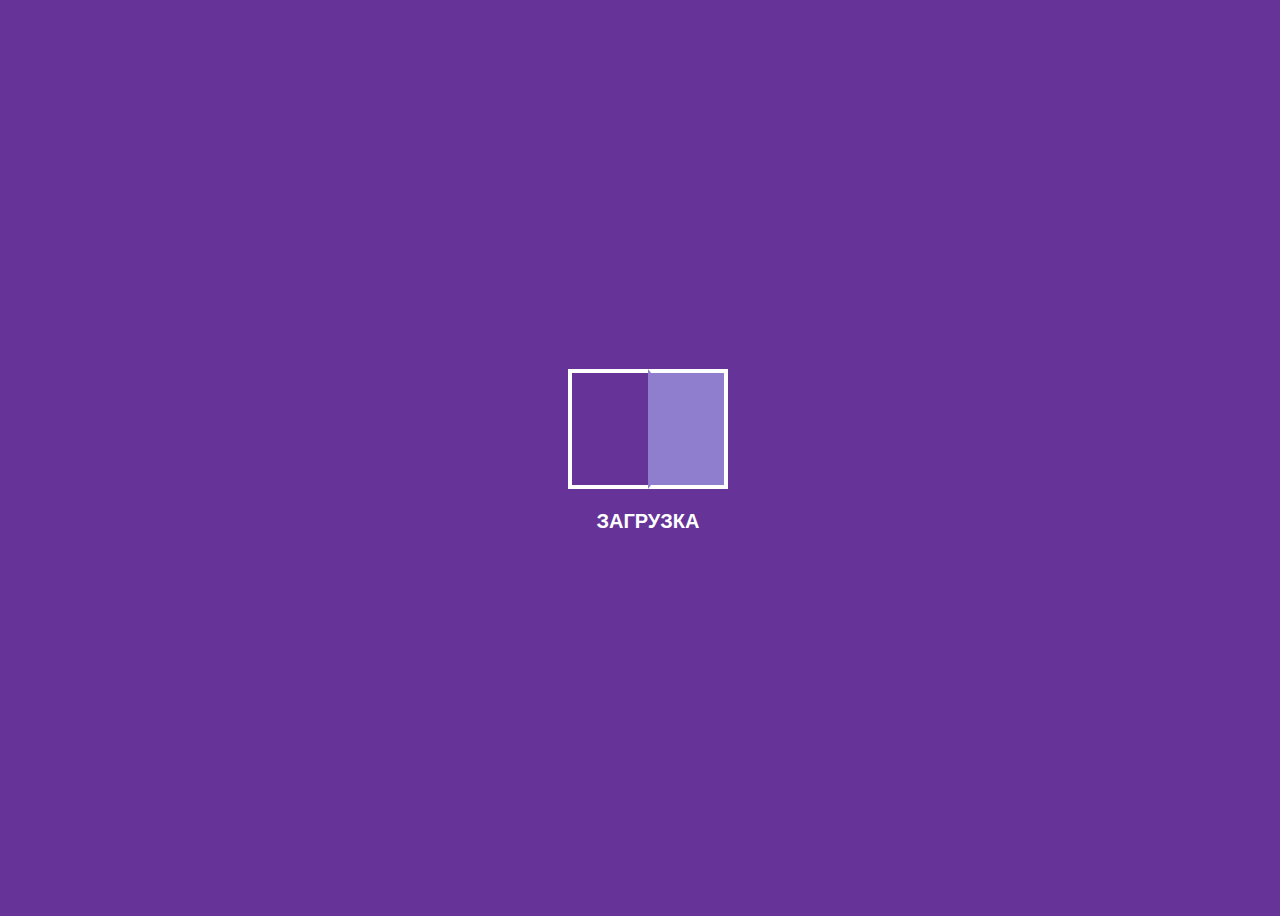
<file: loader.html>
<!DOCTYPE html>
<html lang="en">

<head>
    <meta charset="UTF-8">
    <meta http-equiv="X-UA-Compatible" content="IE=edge">
    <meta name="viewport" content="width=device-width, initial-scale=1.0">
    <title>Document</title>
</head>

<body>
    <style>
        @import url('https://fonts.googleapis.com/css2?family=Rubik:wght@300;400;500&display=swap');
        * {
            box-sizing: border-box;
        }

        body {
            transition: ease-in-out 3s;
            width: 100vw;
            height: 100vh;
            overflow: hidden;
            display: flex;
            flex-direction: column;
            justify-content: center;
            align-items: center;
            background: rebeccapurple;

        }


        h1 {
            margin-top: 20px;
            font-family: 'Rubik';
            font-style: normal;
            font-weight: 600;
            font-size: 20px;
            line-height: 24px;
            color: #FFFFFF;
            text-align: center;
            font-family: sans-serif;
            text-transform: uppercase;
            font-size: 20px;
            position: relative;
        }

        h1:after {
            position: absolute;
            content: "";
            -webkit-animation: Dots 2s cubic-bezier(0, .39, 1, .68) infinite;
            animation: Dots 2s cubic-bezier(0, .39, 1, .68) infinite;
        }

        .book {
            border: 4px solid #FFFFFF;
            width: 160px;
            height: 120px;
            position: relative;
            perspective: 250px;
        }

        .page {
            font-family: 'Rubik';
            display: block;
            width: 80px;
            height: 120px;
            border: 4px solid #FFFFFF;
            border-left: 3px solid #8F7ECE; 
            margin: 0;
            position: absolute;
            right: -4px;
            top: -4px;
            overflow: hidden;
            background: #8F7ECE;
            transform-style: preserve-3d;
            -webkit-transform-origin: left center;
            transform-origin: left center;
        }

        .book .page:nth-child(1) {
            -webkit-animation: pageTurn 1.2s cubic-bezier(0, .39, 1, .68) 1.6s infinite;
            animation: pageTurn 1.2s cubic-bezier(0, .39, 1, .68) 1.6s infinite;
        }

        .book .page:nth-child(2) {
            -webkit-animation: pageTurn 1.2s cubic-bezier(0, .39, 1, .68) 1.45s infinite;
            animation: pageTurn 1.2s cubic-bezier(0, .39, 1, .68) 1.45s infinite;
        }

        .book .page:nth-child(3) {
            -webkit-animation: pageTurn 1.2s cubic-bezier(0, .39, 1, .68) 1.2s infinite;
            animation: pageTurn 1.2s cubic-bezier(0, .39, 1, .68) 1.2s infinite;
        }


        /* Page turn */

        @-webkit-keyframes pageTurn {
            0% {
                -webkit-transform: rotateY(0deg);
                transform: rotateY(0deg);
            }

            20% {
                background: #4b1e77;
            }

            40% {
                background: rebeccapurple;
                -webkit-transform: rotateY(-180deg);
                transform: rotateY(-180deg);
            }

            100% {
                background: rebeccapurple;
                -webkit-transform: rotateY(-180deg);
                transform: rotateY(-180deg);
            }
        }

        @keyframes pageTurn {
            0% {
                transform: rotateY(0deg);
            }

            20% {
                background: #4b1e77;
            }

            40% {
                background: rebeccapurple;
                transform: rotateY(-180deg);
            }

            100% {
                background: rebeccapurple;
                transform: rotateY(-180deg);
            }
        }


        /* Dots */

        @-webkit-keyframes Dots {
            0% {
                content: "";
            }

            33% {
                content: ".";
            }

            66% {
                content: "..";
            }

            100% {
                content: "...";
            }
        }

        @keyframes Dots {
            0% {
                content: "";
            }

            33% {
                content: ".";
            }

            66% {
                content: "..";
            }

            100% {
                content: "...";
            }
        }
    </style>
    <div class="loader book ">
        <figure class="page "></figure>
        <figure class="page "></figure>
        <figure class="page "></figure>
    </div>

    <h1 class="textLoader">Загрузка</h1>

</body>

</html>
</file>
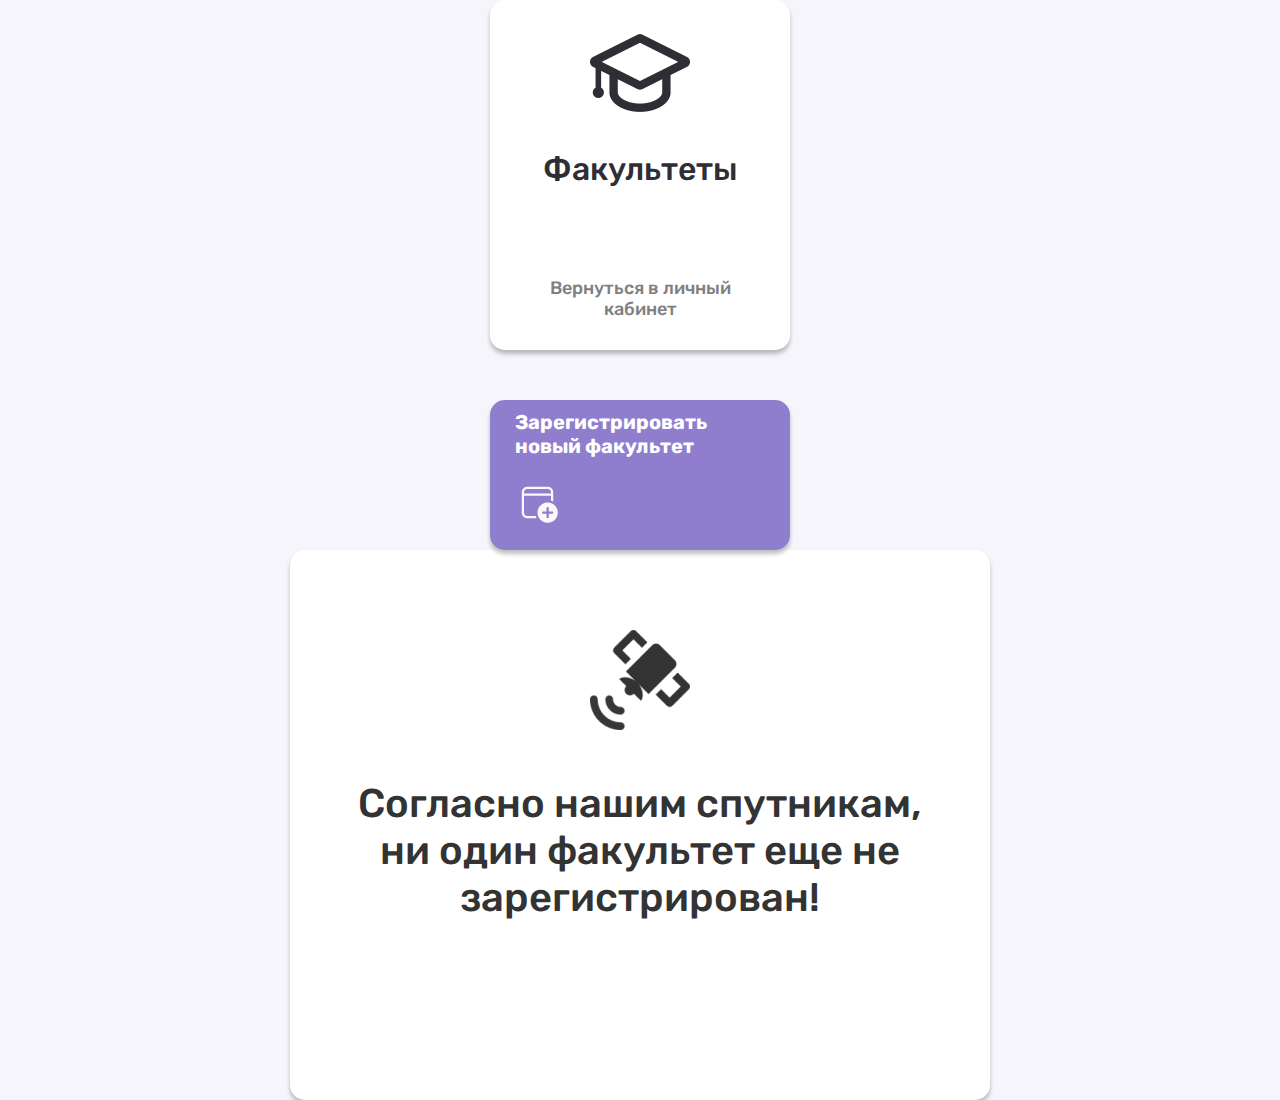
<file: admin/faculty/faculty.html>
<!DOCTYPE html>
<html lang="en">
<head>
    <meta charset="UTF-8">
    <meta http-equiv="X-UA-Compatible" content="IE=edge">
    <meta name="viewport" content="width=device-width, initial-scale=1.0">
    <link rel = "stylesheet" href="/css/reset.css">
    <link rel = "stylesheet" href="/css/admin/faculty/faculty.css">
    <title>Факультеты</title>
</head>
<body>
    <main>
            <div class="faculty_content">
                <div class="left_block">
                    <div class="profile_faculty">
                        <div class="profile_setting_content">
                            <div class="img_block">
                                <img src="/img/admin/faculty/universitygraduatehat_104965 1.png" class="icon2">
                            </div>
                            <div class="title">
                                <span>Факультеты</span>
                            </div>
                            <div class="exit">
                                <a href="#">Вернуться в личный кабинет</a>
                            </div>
                        </div>
                    </div>
                    <div class="register_faculty">
                        <div class="register_faculty_content">
                            <div class="text">
                                <span>Зарегистрировать новый факультет</span>
                            </div>
                            <div class="img">
                                <img src="/img/admin/faculty/Group (1).png" class="icon1">
                            </div>
                        </div>
                    </div>
                </div>
                <div class = "right_block">
                    <div class="warning">
                        <div class="warning_content">
                            <div class="warning_img">
                                <img src="/img/admin/faculty/satellite_sendingthesignal_satelite_3957 1.png" class="icon2">
                            </div>
                            <div class="warning_text">
                                <span>Согласно нашим спутникам, ни один факультет еще не зарегистрирован!</span>
                            </div>
                        </div>
                    </div>
                </div>
            </div>
    </main>
</body>
</html>
</file>
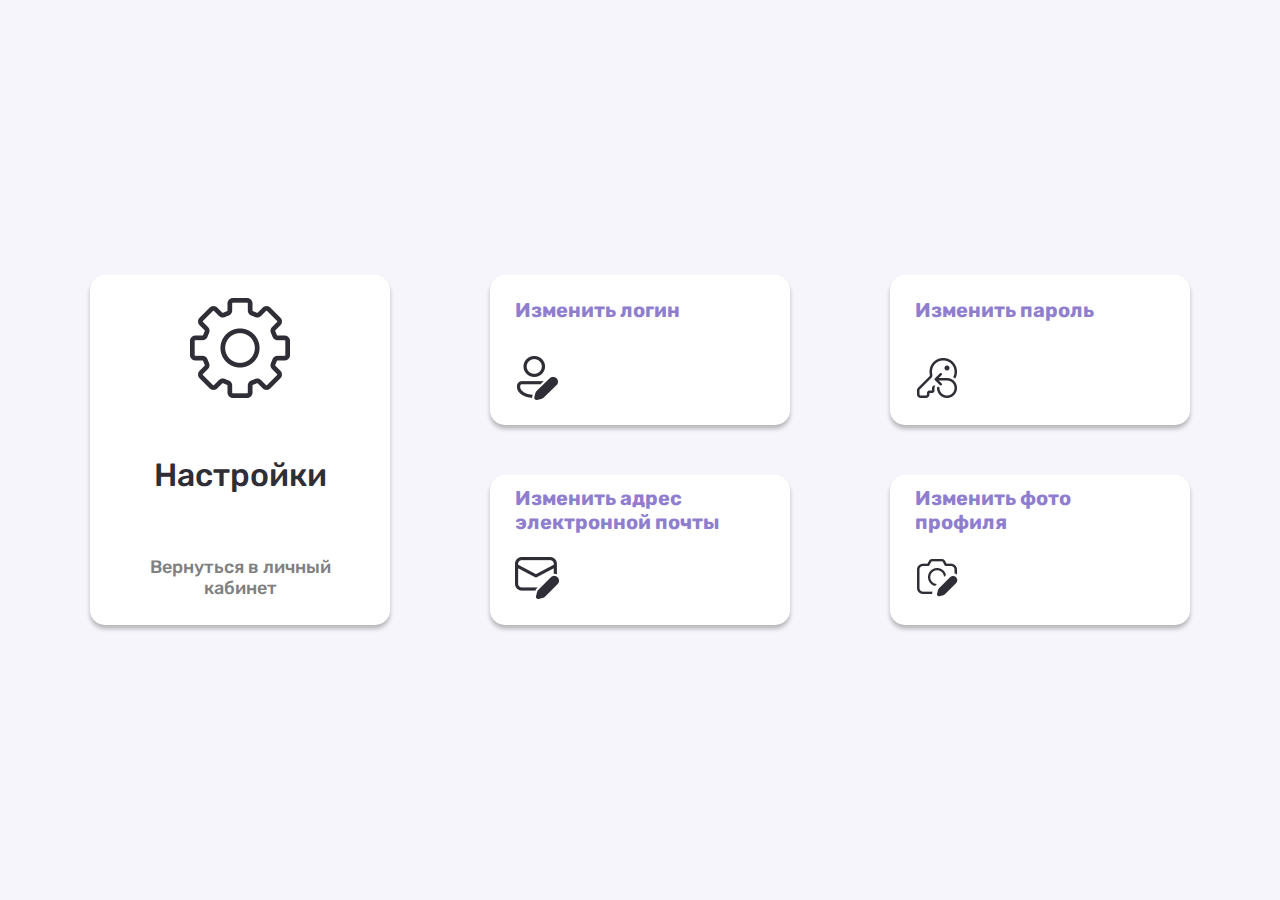
<file: general_pages/settings/setting.html>
<!-- Made by Iaroslav Piatak -->
<!DOCTYPE html>
<html lang="en">

<head>
    <meta charset="UTF-8">
    <meta http-equiv="X-UA-Compatible" content="IE=edge">
    <meta name="viewport" content="width=device-width, initial-scale=1.0">
    <link rel="stylesheet" href="../../css/reset.css">
    <link rel="stylesheet" href="../../css/general_pages/settings/setting.css">
    <title>Настройки</title>
</head>

<body>
    <main>
        <div class="content_container">

            <div class="setting_container">
                <div class="left_block">
                    <div class="card_setting">
                        <div class="card_setting_content">
                            <div class="img_block">
                                <img>
                            </div>
                            <div class="title">
                                <span>Настройки</span>
                            </div>

                            <div class="exit">
                                <a href="../../admin/paAdmin.php">Вернуться в личный кабинет</a>
                            </div>
                        </div>
                    </div>
                </div>
                <div class="right_block">
                    <a href="../../general_pages/settings/settingEditLogin.php">
                        <div class="card_setting_action">
                            <div class="card_setting_action_title">
                                <span>Изменить логин</span>
                            </div>
                            <div class="card_setting_action_img">
                                <img src="../../img/general_pages/settings/login_edit.png" alt="инокна изменения">
                            </div>
                        </div>
                    </a>
                    <a href="../../general_pages/settings/settingEditPassword.php">
                        <div class="card_setting_action">
                            <div class="card_setting_action_title">
                                <span>Изменить пароль</span>
                            </div>
                            <div class="card_setting_action_img">
                                <img src="../../img/general_pages/settings/password_edit.png" alt="инокна изменения">
                            </div>
                        </div>
                    </a>

                    <a href="../../general_pages/settings/settingEditEmail.php">
                        <div class="card_setting_action">
                            <div class="card_setting_action_title">
                                <span>Изменить адрес электронной почты</span>
                            </div>
                            <div class="card_setting_action_img">
                                <img src="../../img/general_pages/settings/mail_edit.png" alt="инокна изменения">
                            </div>
                        </div>
                    </a>

                    <a href="../../general_pages/settings/settingEditPhoto.php">
                        <div class="card_setting_action">
                            <div class="card_setting_action_title">
                                <span>Изменить фото профиля</span>
                            </div>
                            <div class="card_setting_action_img">
                                <img src="../../img/general_pages/settings/photo_edit.png" alt="инокна изменения">
                            </div>
                        </div>
                    </a>
                </div>
            </div>




        </div>

    </main>

</body>

</html>
</file>
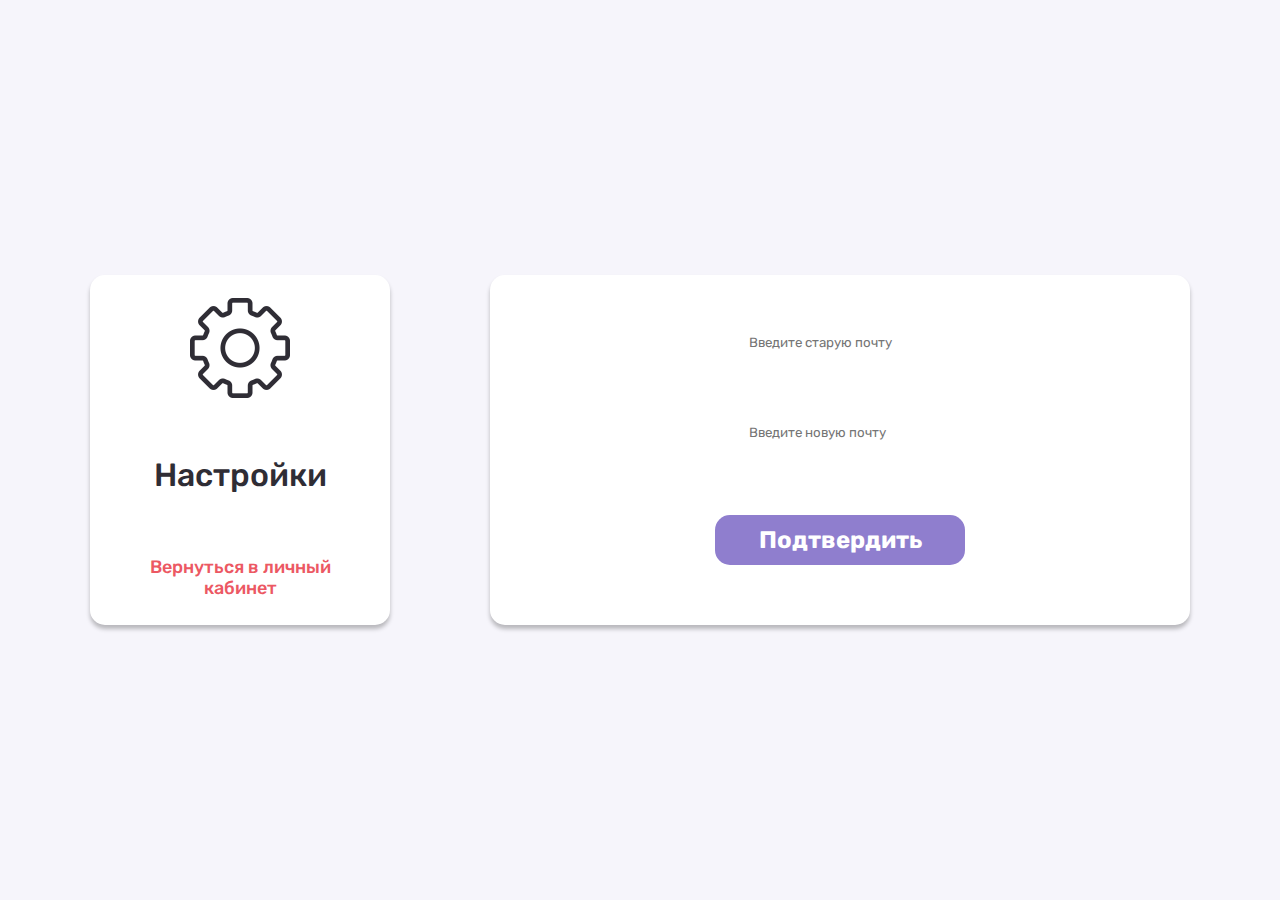
<file: general_pages/settings/settingEditEmail.html>
<!-- Made by Iaroslav Piatak -->
<!DOCTYPE html>
<html lang="en">

<head>
    <meta charset="UTF-8">
    <meta http-equiv="X-UA-Compatible" content="IE=edge">
    <meta name="viewport" content="width=device-width, initial-scale=1.0">
    <link rel="stylesheet" href="../../css/reset.css">
    <link rel="stylesheet" href="../../css/general_pages/settings/settingEdit.css">
    <title>Настройки</title>
</head>

<body>
    <main>
        <div class="content_container">

            <div class="setting_container">
                <div class="left_block">
                    <div class="card_setting">
                        <div class="card_setting_content">
                            <div class="img_block">
                                <img>
                            </div>
                            <div class="title">
                                <span>Настройки</span>
                            </div>

                            <div class="exit">
                                <span>Вернуться в личный кабинет</span>
                            </div>
                        </div>
                    </div>
                </div>
                <div class="right_block">
                   <div class="form_block">
                    <div class="form_block_content">
                        <form action = "autorization.php" method = "post">
                            <input type = "text" class="text_input" name="login" placeholder = "Введите старую почту">
                            <input type = "text" class="text_input" name="password" placeholder = "Введите новую почту">
                            <button type = "submit">Подтвердить</button>
                        </form>

                    </div>

                   </div>
                </div>
            </div>




        </div>

    </main>

</body>

</html>
</file>
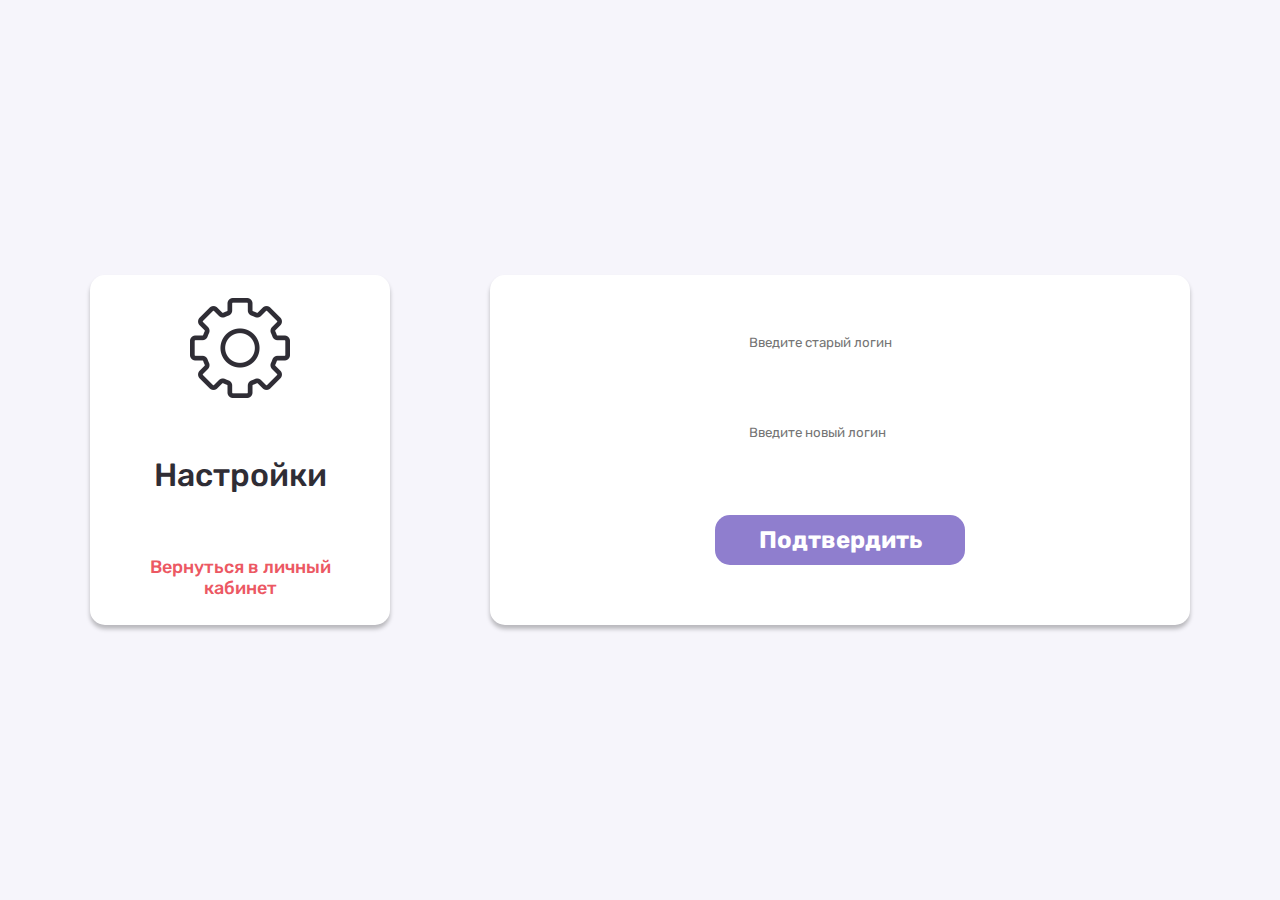
<file: general_pages/settings/settingEditLogin.html>
<!-- Made by Iaroslav Piatak -->
<!DOCTYPE html>
<html lang="en">

<head>
    <meta charset="UTF-8">
    <meta http-equiv="X-UA-Compatible" content="IE=edge">
    <meta name="viewport" content="width=device-width, initial-scale=1.0">
    <link rel="stylesheet" href="../../css/reset.css">
    <link rel="stylesheet" href="../../css/general_pages/settings/settingEdit.css">
    <title>Настройки</title>
</head>

<body>
    <main>
        <div class="content_container">

            <div class="setting_container">
                <div class="left_block">
                    <div class="card_setting">
                        <div class="card_setting_content">
                            <div class="img_block">
                                <img>
                            </div>
                            <div class="title">
                                <span>Настройки</span>
                            </div>

                            <div class="exit">
                                <span>Вернуться в личный кабинет</span>
                            </div>
                        </div>
                    </div>
                </div>
                <div class="right_block">
                   <div class="form_block">
                    <div class="form_block_content">
                        <form action = "autorization.php" method = "post">
                            <input type = "text" class="text_input" name="login" placeholder = "Введите старый логин">
                            <input type = "text" class="text_input" name="password" placeholder = "Введите новый логин">
                            <button type = "submit">Подтвердить</button>
                        </form>

                    </div>

                   </div>
                </div>
            </div>




        </div>

    </main>

</body>

</html>
</file>
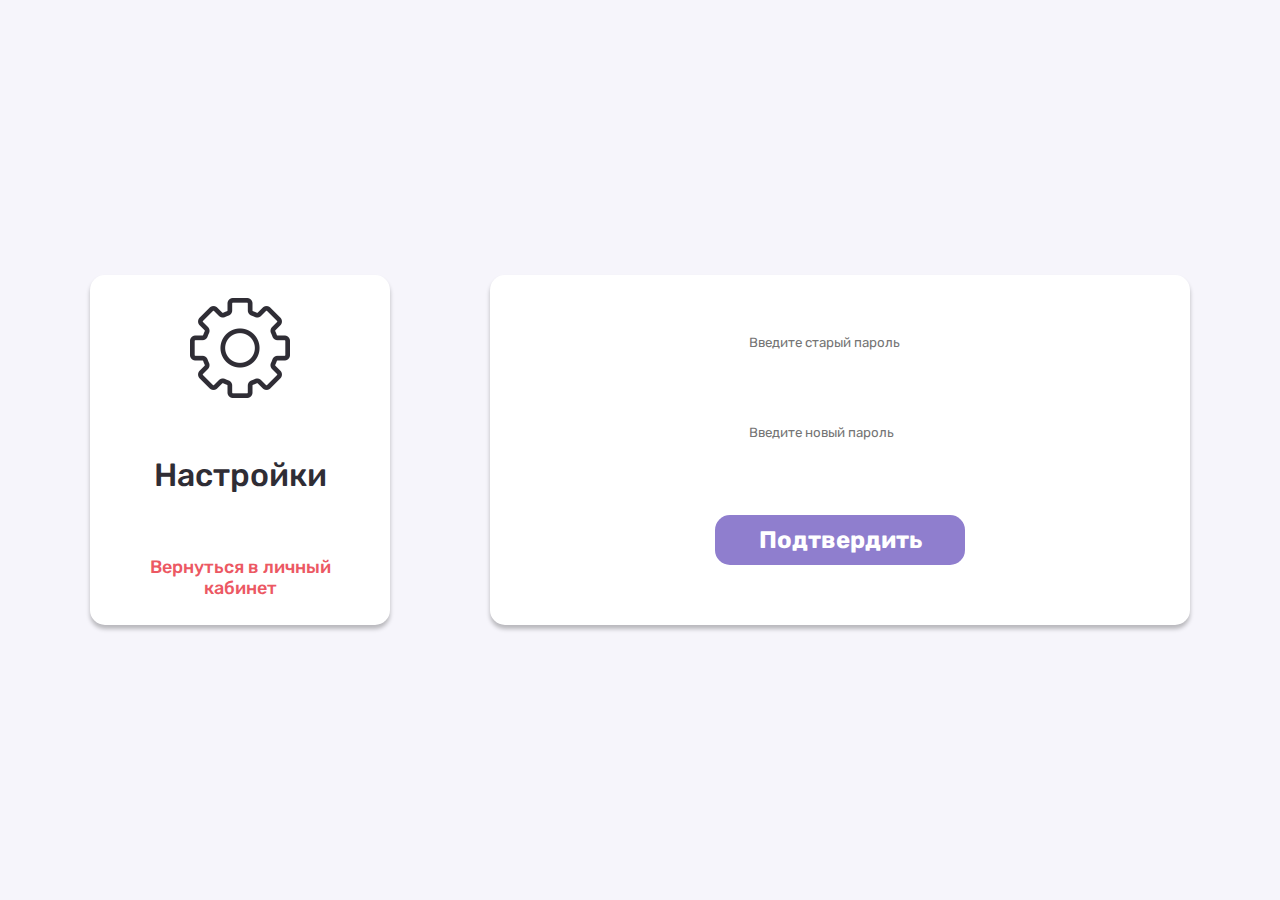
<file: general_pages/settings/settingEditPassword.html>
<!-- Made by Iaroslav Piatak -->
<!DOCTYPE html>
<html lang="en">

<head>
    <meta charset="UTF-8">
    <meta http-equiv="X-UA-Compatible" content="IE=edge">
    <meta name="viewport" content="width=device-width, initial-scale=1.0">
    <link rel="stylesheet" href="../../css/reset.css">
    <link rel="stylesheet" href="../../css/general_pages/settings/settingEdit.css">
    <title>Настройки</title>
</head>

<body>
    <main>
        <div class="content_container">

            <div class="setting_container">
                <div class="left_block">
                    <div class="card_setting">
                        <div class="card_setting_content">
                            <div class="img_block">
                                <img>
                            </div>
                            <div class="title">
                                <span>Настройки</span>
                            </div>

                            <div class="exit">
                                <span>Вернуться в личный кабинет</span>
                            </div>
                        </div>
                    </div>
                </div>
                <div class="right_block">
                   <div class="form_block">
                    <div class="form_block_content">
                        <form action = "autorization.php" method = "post">
                            <input type = "password" class="text_input" name="login" placeholder = "Введите старый пароль">
                            <input type = "password" class="text_input" name="password" placeholder = "Введите новый пароль">
                            <button type = "submit">Подтвердить</button>
                        </form>

                    </div>

                   </div>
                </div>
            </div>




        </div>

    </main>

</body>

</html>
</file>
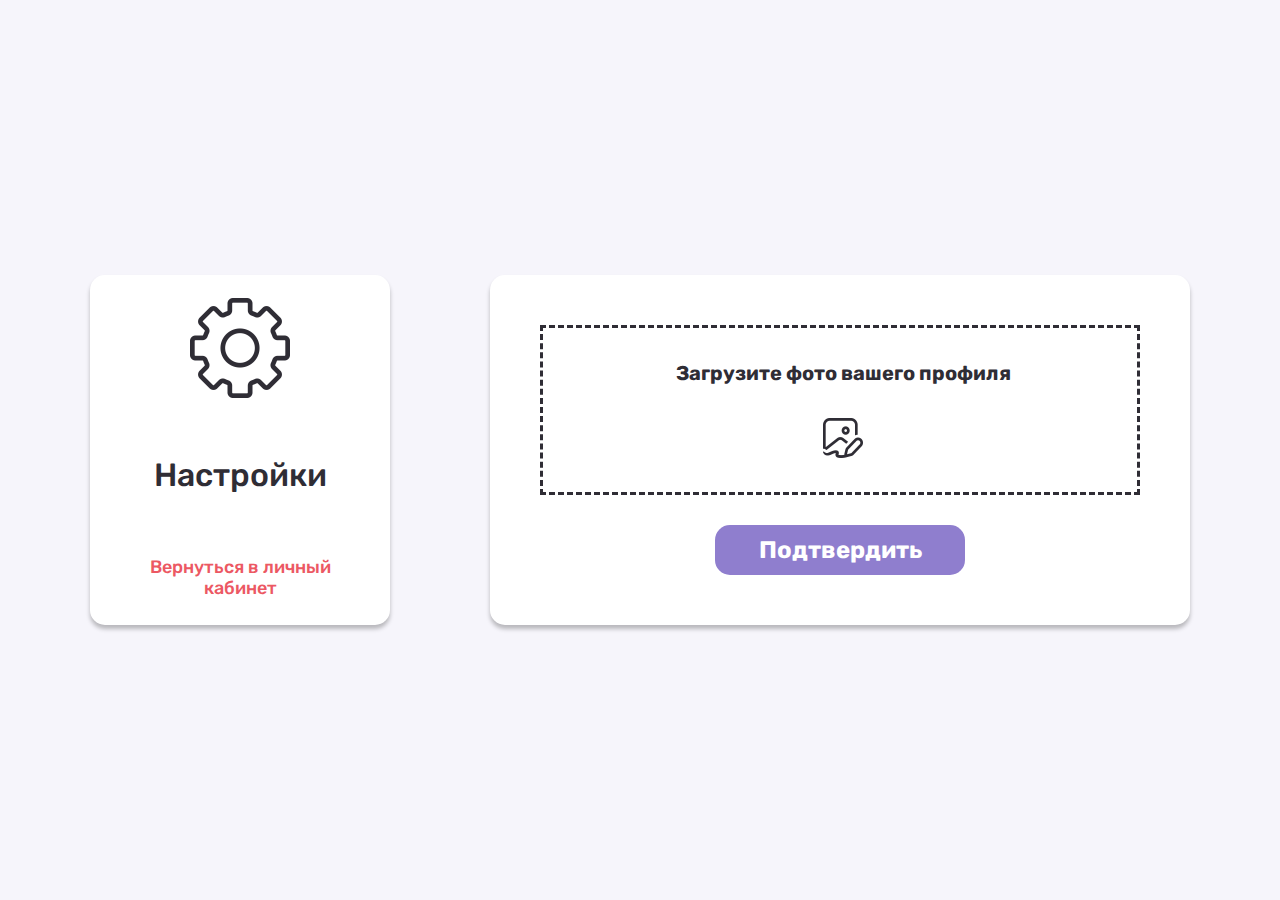
<file: general_pages/settings/settingEditPhoto.html>
<!-- Made by Iaroslav Piatak -->
<!DOCTYPE html>
<html lang="en">

<head>
    <meta charset="UTF-8">
    <meta http-equiv="X-UA-Compatible" content="IE=edge">
    <meta name="viewport" content="width=device-width, initial-scale=1.0">
    <link rel="stylesheet" href="../../css/reset.css">
    <link rel="stylesheet" href="../../css/general_pages/settings/settingEditPhoto.css">
    <title>Настройки</title>
</head>

<body>
    <main>
        <div class="content_container">

            <div class="setting_container">
                <div class="left_block">
                    <div class="card_setting">
                        <div class="card_setting_content">
                            <div class="img_block">
                                <img>
                            </div>
                            <div class="title">
                                <span>Настройки</span>
                            </div>

                            <div class="exit">
                                <span>Вернуться в личный кабинет</span>
                            </div>
                        </div>
                    </div>
                </div>
                <div class="right_block">
                   <div class="form_block">
                    <div class="form_block_content">
                        <form>
                            <div class="input_back">
                                <input class="input_photo" type="file" name="filename" size="10" accept="image/*,image/jpeg" />
                                <div class="input_back_text">
                                    <span>Загрузите фото вашего профиля</span>
                                </div>
                                <div class="input_back_photo"></div>
                            </div>
                            <button type="submit">Подтвердить</button>
                        </form>
                        

                    </div>

                   </div>
                </div>
            </div>




        </div>

    </main>

</body>

</html>
</file>
<file: css/admin/faculty/faculty.css>
::-webkit-scrollbar {
  width: 0;
}

body {
  display: flex;
  justify-content: center;

}

.main_container {
  margin-top: 100px;
  width: 1100px;
  display: flex;
  flex-direction: column;

}

.inner_container {
  width: 1100px;
  display: flex;
  justify-content: space-between;
}

.left_block {
  display: flex;
  justify-content: center;
  align-items: center;
  flex-direction: column;
  gap: 50px;

}

.right_block {
  width: 700px;
  height: 550px;
  display: flex;
  flex-direction: row;
  gap: 50px 100px;
  justify-content: space-between;
  flex-wrap: wrap;



}

.profile_faculty {
  display: flex;
  justify-content: center;
  align-items: center;
  width: 300px;
  height: 350px;
  background: #FFFFFF;
  box-shadow: 0px 4px 4px rgba(0, 0, 0, 0.25);
  border-radius: 15px;
}

.profile_setting_content {
  width: 250px;
  height: 305px;
  display: flex;
  flex-direction: column;
  justify-content: space-between;
  align-items: center;
}

.title {
  width: 250px;
  height: 100px;
  font-style: normal;
  font-weight: 500;
  font-size: 32px;
  line-height: 38px;
  text-align: center;
  color: #2F2D35;
}

.exit {
  width: 250px;
  height: 50px;
  font-style: normal;
  font-weight: 500;
  font-size: 18px;
  line-height: 21px;
  text-align: center;
  color: #808080;
}

.exit a {
  text-decoration: none;
  color: #808080;
}

.exit a:hover {
  color: #EC5863;
  transition: 1s;
}

.register_faculty {
  position: relative;
  z-index: 0;
  display: flex;
  justify-content: center;
  width: 300px;
  height: 150px;
  background: #8F7ECE;
  box-shadow: 0px 4px 4px rgba(0, 0, 0, 0.25);
  border-radius: 15px;
}

.register_faculty_content {

  display: flex;
  flex-direction: column;
}

.text {
  margin-top:10px;
  width: 250px;
  height: 70px;
  font-family: 'Rubik';
  font-style: normal;
  font-weight: 700;
  font-size: 20px;
  line-height: 24px;
  color: #FFFFFF;
  

}


.warning {
  width: 700px;
  height: 550px;
  display: flex;
  justify-content: center;
  align-items: center;
  background: #FFFFFF;
  box-shadow: 0px 4px 4px rgba(0, 0, 0, 0.25);
  border-radius: 15px;
}

.warning_content {
  width: 600px;
  height: 390px;
  display: flex;
  flex-direction: column;
  justify-content: space-evenly;
  align-items: center;
  gap: 50px;
}

.warning_text {
  width: 600px;
  height: 300px;
  font-style: normal;
  font-weight: 500;
  font-size: 40px;
  line-height: 47px;
  text-align: center;
  color: #333333;
}

.icon1 {
  width: 45px;
  height: 45px;
}

.icon2 {
  width: 100px;
  height: 100px;
}


/* Вывод факультетов */
.faculty {
  width: 300px;
  height: 150px;
  background: white;
  box-shadow: 0px 4px 4px rgba(0, 0, 0, 0.25);
  border-radius: 15px;
}

.faculty_content {
  width: 100%;
  height: 100%;
  display: flex;
  flex-direction: column;
  align-items: center;
 

 

}

.faculty_text {
  width: 250px;
  height: 70px;
  margin-top: 10px;
  font-family: 'Rubik';
  font-style: normal;
  font-weight: 700;
  font-size: 20px;
  line-height: 24px;
  display: flex;
  align-items: center;
  color: #8F7ECE;
 


}

.down_block {
  margin-top: 50px;
  margin-bottom: 100px;
  display: flex;
  flex-direction: row;
  gap: 50px;
  justify-content: space-between;
  flex-wrap: wrap;

}



.faculty {
  position: relative;
  z-index: 0;
  display: flex;
  justify-content: center;
}

.btn_form {

  position: absolute;
  z-index: 10;
  width: 100%;
  height: 100%;
  opacity: 0;
  
}


a.registrationButton:hover {
  border-radius: 15px;
  transform: translateY(-0.20em);
  transition: ease 0.3s;
  box-shadow: 0 0 1em 0em #8F7ECE;
}

a.registrationButton:active {
  border-radius: 15px;
  transition: ease 0.1s;
  transform: translateY(+0.20em);

}
</file>
<file: css/general_pages/settings/setting.css>
/* Made by Iaroslav Piatak */
*{
    user-select: none;
}
.a
{
    width: 300px;
    height: 150px;
    border-radius: 15px;
    text-decoration: none;
    transition: ease 0.3s;
}

.a:hover {
    transform: translateY(-0.20em);
    transition: ease 0.3s;
    box-shadow: 0 0 1em 0em #8F7ECE;
  }
  
  .a:active {
    transition: ease 0.1s;
    transform: translateY(+0.20em);
  
  }


body {
    display: flex;
    justify-content: center;
    align-items: center;
    overflow: hidden;
}

.content_container {
    width: 1400px;
    height: 100vh;
    display: flex;
    justify-content: center;
    align-items: center;
    
}



.setting_container {
    width: 1100px;
    height: 350px;
   
    display: flex;
    flex-direction: row;
    justify-content: space-between;

}

.left_block {
    width: 300px;
    height: 350px;
    
}

.card_setting {
    width: 300px;
    height: 350px;

    display: flex;
    justify-content: center;
    align-items: center;
    border-radius: 15px;
    background: #FFFFFF;
    box-shadow: 0px 4px 4px rgba(0, 0, 0, 0.25);

}

.card_setting_content {
    width: 250px;
    height: 305px;

    display: flex;
    flex-direction: column;
    justify-content: space-between;
    align-items: center;
}

.img_block {
    width: 100px;
    height: 100px;
    background-image: url('../../../img/general_pages/settings/setting_icon.png');
    background-size: cover;
}

.title {
    width: 250px;
    height: 100px;
    display: flex;
    justify-content: center;
    align-items: center;
    font-family: 'Rubik';
    font-style: normal;
    font-weight: 500;
    font-size: 32px;
    line-height: 38px;
    text-align: center;

    color: #2F2D35;
}

.exit {
    width: 250px;
    height: 50px;
    display: flex;
    justify-content: center;
    align-items: center;
    font-family: 'Rubik';
    font-style: normal;
    font-weight: 500;
    font-size: 18px;
    line-height: 21px;
    text-align: center;
}

.exit a
{
    color: gray;
}

.exit a:hover
{
    color: #EC5863;
    transition: 1s;
    cursor:pointer;
}

.right_block {
    width: 700px;
    height: 350px;
    display: flex;
    flex-direction: row;
    flex-wrap: wrap;
    justify-content: space-between;
    align-content: space-between;
}

.card_setting_action {
    width: 300px;
    height: 150px;
    background: #FFFFFF;
    box-shadow: 0px 4px 4px rgba(0, 0, 0, 0.25);
    border-radius: 15px;
    display: flex;
    flex-direction: column;
    align-items: start;
}

.card_setting_action_title {
    width: 250px;
    height: 70px;
    margin-left: 25px;
    font-family: 'Rubik';
    font-style: normal;
    font-weight: 700;
    font-size: 20px;
    line-height: 24px;
    display: flex;
    align-items: center;
    color: #8F7ECE;
    
}

.card_setting_action_img
{
    width: 45px;
    height: 45px;
    margin-top: 10px;
    margin-left: 25px;
   

}

.card_setting_action_img img
{
    width: 100%;
    height: 100%;

}
</file>
<file: css/general_pages/settings/settingEdit.css>
/* Made by Iaroslav Piatak */
a {
    color: gray;
}

a:hover {
    color: #EC5863;
    transition: 1s;
}

body {
    display: flex;
    justify-content: center;
    align-items: center;
    overflow: hidden;
}

.content_container {
    width: 1400px;
    height: 100vh;
    display: flex;
    justify-content: center;
    align-items: center;

}



.setting_container {
    width: 1100px;
    height: 350px;

    display: flex;
    flex-direction: row;
    justify-content: space-between;

}

.left_block {
    width: 300px;
    height: 350px;

}

.card_setting {
    width: 300px;
    height: 350px;

    display: flex;
    justify-content: center;
    align-items: center;
    border-radius: 15px;
    background: #FFFFFF;
    box-shadow: 0px 4px 4px rgba(0, 0, 0, 0.25);

}

.card_setting_content {
    width: 250px;
    height: 305px;

    display: flex;
    flex-direction: column;
    justify-content: space-between;
    align-items: center;
}

.img_block {
    width: 100px;
    height: 100px;
    background-image: url('../../../img/general_pages/settings/setting_icon.png');
    background-size: cover;
}

.title {
    width: 250px;
    height: 100px;
    display: flex;
    justify-content: center;
    align-items: center;
    font-family: 'Rubik';
    font-style: normal;
    font-weight: 500;
    font-size: 32px;
    line-height: 38px;
    text-align: center;

    color: #2F2D35;
}

.exit {
    width: 250px;
    height: 50px;
    display: flex;
    justify-content: center;
    align-items: center;
    font-family: 'Rubik';
    font-style: normal;
    font-weight: 500;
    font-size: 18px;
    line-height: 21px;
    text-align: center;

    color: #EC5863;


}

.right_block {
    width: 900px;
    height: 350px;
    margin-left: 100px;

}

.form_block {
    width: 700px;
    height: 350px;
    background: #FFFFFF;
    box-shadow: 0px 4px 4px rgba(0, 0, 0, 0.25);
    border-radius: 15px;
    display: flex;
    justify-content: center;
    align-items: center;
}

.form_block_content {
    width: 400px;
    height: 230px;
}

form {
    display: flex;
    align-items: center;
    flex-direction: column;
}



button {
    width: 250px;
    height: 50px;
    background: #8F7ECE;
    border-radius: 15px;
    border: none;
    font-weight: 700;
    font-size: 24px;
    line-height: 28px;
    text-align: center;
    color: #FFFFFF;
    cursor: pointer;
    transition: ease 0.5s;
}



button:hover {
    transform: translateY(-0.20em);
    transition: ease 0.3s;
    box-shadow: 0 0 1em 0em #8F7ECE;
}

button:active {
    transition: ease 0.1s;
    transform: translateY(+0.20em);

}



a {
    color: gray;
}

a:hover {
    color: #EC5863;
    transition: 1s;
}

body {
    display: flex;
    justify-content: center;
    align-items: center;
    overflow: hidden;
}

.content_container {
    width: 1400px;
    height: 100vh;
    display: flex;
    justify-content: center;
    align-items: center;

}



.setting_container {
    width: 1100px;
    height: 350px;

    display: flex;
    flex-direction: row;
    justify-content: space-between;

}

.left_block {
    width: 300px;
    height: 350px;

}

.card_setting {
    width: 300px;
    height: 350px;

    display: flex;
    justify-content: center;
    align-items: center;
    border-radius: 15px;
    background: #FFFFFF;
    box-shadow: 0px 4px 4px rgba(0, 0, 0, 0.25);

}

.card_setting_content {
    width: 250px;
    height: 305px;

    display: flex;
    flex-direction: column;
    justify-content: space-between;
    align-items: center;
}

.img_block {
    width: 100px;
    height: 100px;
    background-image: url('../../../img/general_pages/settings/setting_icon.png');
    background-size: cover;
}

.title {
    width: 250px;
    height: 100px;
    display: flex;
    justify-content: center;
    align-items: center;
    font-family: 'Rubik';
    font-style: normal;
    font-weight: 500;
    font-size: 32px;
    line-height: 38px;
    text-align: center;

    color: #2F2D35;
}

.exit {
    width: 250px;
    height: 50px;
    display: flex;
    justify-content: center;
    align-items: center;
    font-family: 'Rubik';
    font-style: normal;
    font-weight: 500;
    font-size: 18px;
    line-height: 21px;
    text-align: center;

    color: #EC5863;


}

.right_block {
    width: 900px;
    height: 350px;
    margin-left: 100px;

}

.form_block {
    width: 700px;
    height: 350px;
    background: #FFFFFF;
    box-shadow: 0px 4px 4px rgba(0, 0, 0, 0.25);
    border-radius: 15px;
    display: flex;
    justify-content: center;
    align-items: center;
}

.form_block_content {
    width: 400px;
    height: 230px;

}

form {
    width: 100%;
    height: 100%;
    display: flex;
    align-items: center;
    flex-direction: column;
    justify-content: space-between;

}

div.input-block {
    position: relative;
    display: flex;

}

div.input-block input {
    width: 400px;
    height: 60px;
    border: 3px solid #8F7ECE;
    border-radius: 15px;
    color: #2F2D35;
    font-weight: 500;
    font-size: 24px;
    line-height: 28px;
    padding-left: 10px;
    text-align: center;

}

div.input-block span.placeholder {

    color: #808080;
    font-style: normal;
    font-weight: 500;
    font-size: 20px;
    line-height: 24px;
    position: absolute;
    margin: 17px 0;
    padding: 0 4px;
    font-family: 'Rubik';
    top: 0;
    left: 90px;
    transition: all 0.3s;
    transform-origin: 0% 0%;
    background: none;
    pointer-events: none;
    text-align: center;

}

div.input-block input:valid+span.placeholder,
div.input-block input:focus+span.placeholder {
    transform: scale(0.8) translateY(-30px) translateX(-100px);

    background: #FFFFFF;

}

div.input-block input:focus {
    color: #2F2D35;
    font-weight: 500;
    font-size: 24px;
    line-height: 28px;
    padding-left: 10px;
    border-color: #8F7ECE;
}

div.input-block input:focus+span.placeholder {
    color: #808080;
}
</file>
<file: css/general_pages/settings/settingEditPhoto.css>
/* Made by Iaroslav Piatak */
a
{
    color: gray;
}
a:hover
{
    color: #EC5863;
    transition: 1s;
}
body {
    display: flex;
    justify-content: center;
    align-items: center;
    overflow: hidden;
}

.content_container {
    width: 1400px;
    height: 100vh;
    display: flex;
    justify-content: center;
    align-items: center;

}



.setting_container {
    width: 1100px;
    height: 350px;

    display: flex;
    flex-direction: row;
    justify-content: space-between;

}

.left_block {
    width: 300px;
    height: 350px;

}

.card_setting {
    width: 300px;
    height: 350px;

    display: flex;
    justify-content: center;
    align-items: center;
    border-radius: 15px;
    background: #FFFFFF;
    box-shadow: 0px 4px 4px rgba(0, 0, 0, 0.25);

}

.card_setting_content {
    width: 250px;
    height: 305px;

    display: flex;
    flex-direction: column;
    justify-content: space-between;
    align-items: center;
}

.img_block {
    width: 100px;
    height: 100px;
    background-image: url('../../../img/general_pages/settings/setting_icon.png');
    background-size: cover;
}

.title {
    width: 250px;
    height: 100px;
    display: flex;
    justify-content: center;
    align-items: center;
    font-family: 'Rubik';
    font-style: normal;
    font-weight: 500;
    font-size: 32px;
    line-height: 38px;
    text-align: center;

    color: #2F2D35;
}

.exit {
    width: 250px;
    height: 50px;
    display: flex;
    justify-content: center;
    align-items: center;
    font-family: 'Rubik';
    font-style: normal;
    font-weight: 500;
    font-size: 18px;
    line-height: 21px;
    text-align: center;

    color: #EC5863;


}

.right_block {
    width: 900px;
    height: 350px;
    margin-left: 100px;

}

.form_block {
    width: 700px;
    height: 350px;
    background: #FFFFFF;
    box-shadow: 0px 4px 4px rgba(0, 0, 0, 0.25);
    border-radius: 15px;
    display: flex;
    justify-content: center;
    align-items: center;
}

.form_block_content {
    width: 600px;
    height: 250px;
 
}

form
{
    display: flex;
    justify-content: center;
    align-items: center;
    flex-direction: column;
}

.input_back {
    position: relative;
    box-sizing: border-box;
    width: 600px;
    height: 170px;
    border: 3px dashed #2F2D35;
}

.input_photo {
    position: absolute;
    width: 100%;
    height: 100%;
    z-index: 1;
    opacity: 0;
    cursor: pointer;
}

.input_back_text {
    position: absolute;
    width: 500px;
    height: 50px;
    z-index: 0;
    margin-left: 50px;
    margin-top: 20px;
    font-family: 'Rubik';
    font-style: normal;
    font-weight: 700;
    font-size: 20px;
    line-height: 24px;
    display: flex;
    justify-content: center;
    align-items: center;
    color: #2F2D35;
}

.input_back_photo {
    position: absolute;
    z-index: 0;
    margin-left: 275px;
    margin-top: 85px;
    width: 50px;
    height: 50px;
    background-size: cover;
    background-image: url(../../../img/general_pages/settings/photo_uppload.png);
}

button {
    width: 250px;
    height: 50px;
    margin-top: 30px;
    background: #8F7ECE;
    border-radius: 15px;
    font-family: 'Rubik';
    font-style: normal;
    font-weight: 700;
    font-size: 24px;
    line-height: 28px;
    display: flex;
    align-items: center;
    justify-content: center;    
    color: #FFFFFF;
    transition: ease 0.5s;
}



button:hover {
    transform: translateY(-0.20em);
    transition: ease 0.3s;
    box-shadow: 0 0 1em 0em #8F7ECE;
}

button:active {
    transition: ease 0.1s;
    transform: translateY(+0.20em);

}
</file>
